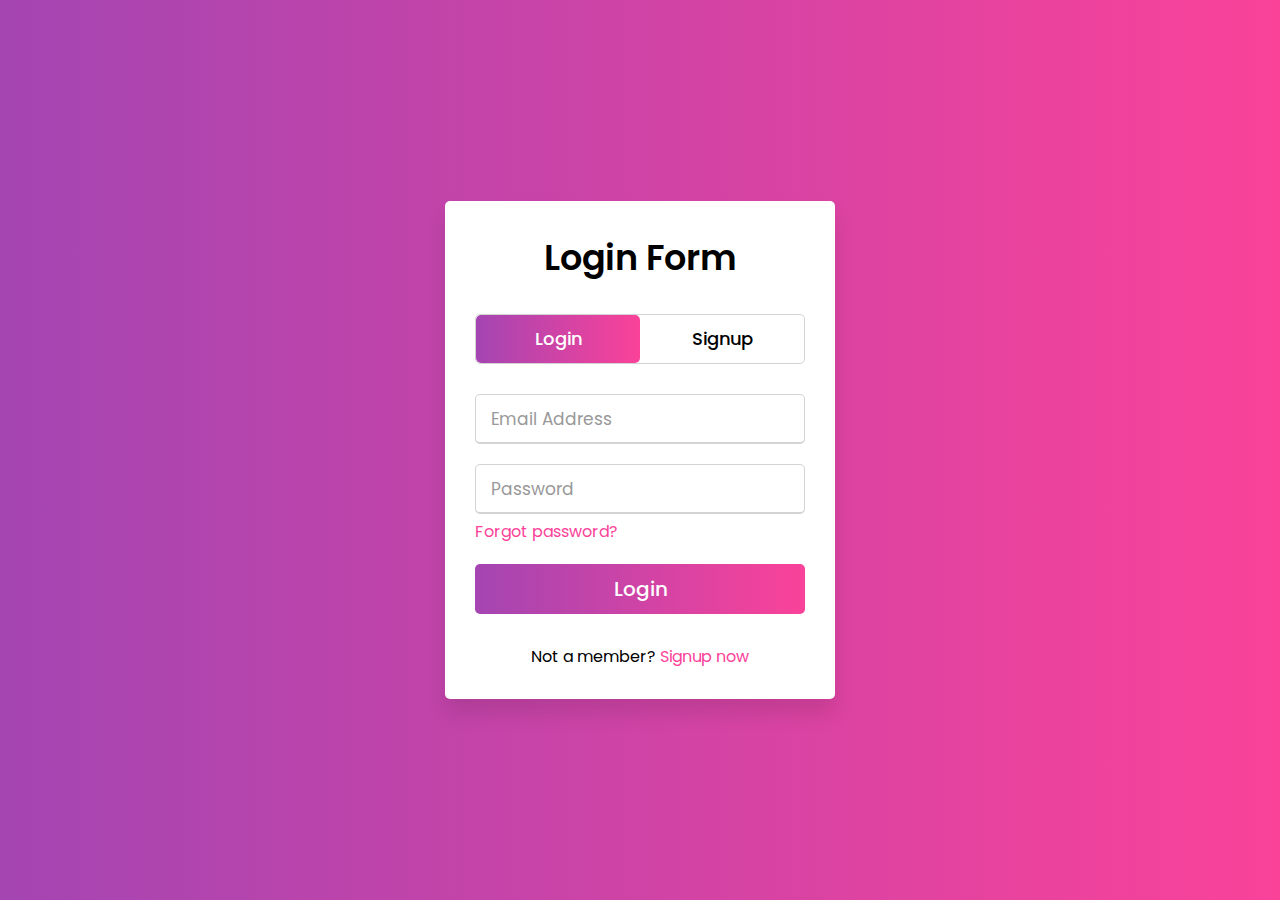
<file: login.html>
<!DOCTYPE html>
<html lang="en" dir="ltr">
   <head>
      <meta charset="utf-8">
      <title>Login and Registration Form</title>
      <link rel="stylesheet" href="login.css">
      <meta name="viewport" content="width=device-width, initial-scale=1.0">
   </head>
   <body>
      <div class="wrapper">
         <div class="title-text">
            <div class="title login">
               Login Form
            </div>
            <div class="title signup">
               Signup Form
            </div>
         </div>
         <div class="form-container">
            <div class="slide-controls">
               <input type="radio" name="slide" id="login" checked>
               <input type="radio" name="slide" id="signup">
               <label for="login" class="slide login">Login</label>
               <label for="signup" class="slide signup">Signup</label>
               <div class="slider-tab"></div>
            </div>
            <div class="form-inner">
               <form action="#" class="login">
                  <div class="field">
                     <input type="text" placeholder="Email Address" required>
                  </div>
                  <div class="field">
                     <input type="password" placeholder="Password" required>
                  </div>
                  <div class="pass-link">
                     <a href="#">Forgot password?</a>
                  </div>
                  <div class="field btn">
                     <div class="btn-layer"></div>
                     <input type="submit" value="Login">
                  </div>
                  <div class="signup-link">
                     Not a member? <a href="">Signup now</a>
                  </div>
               </form>
               <form action="#" class="signup">
                  <div class="field">
                     <input type="text" placeholder="Email Address" required>
                  </div>
                  <div class="field">
                     <input type="password" placeholder="Password" required>
                  </div>
                  <div class="field">
                     <input type="password" placeholder="Confirm password" required>
                  </div>
                  <div class="field btn">
                     <div class="btn-layer"></div>
                     <input type="submit" value="Signup">
                  </div>
               </form>
            </div>
         </div>
      </div>
      <script>
      const loginText = document.querySelector(".title-text .login");
         const loginForm = document.querySelector("form.login");
         const loginBtn = document.querySelector("label.login");
         const signupBtn = document.querySelector("label.signup");
         const signupLink = document.querySelector("form .signup-link a");
         signupBtn.onclick = (()=>{
           loginForm.style.marginLeft = "-50%";
           loginText.style.marginLeft = "-50%";
         });
         loginBtn.onclick = (()=>{
           loginForm.style.marginLeft = "0%";
           loginText.style.marginLeft = "0%";
         });
         signupLink.onclick = (()=>{
           signupBtn.click();
           return false;
         });
      </script>
      <script src="script.js"></script>
   </body>
</html>
</file>
<file: login.css>
@import url('https://fonts.googleapis.com/css?family=Poppins:400,500,600,700&display=swap');
*{
  margin: 0;
  padding: 0;
  box-sizing: border-box;
  font-family: 'Poppins', sans-serif;
}
html,body{
  display: grid;
  height: 100%;
  width: 100%;
  place-items: center;
  background: -webkit-linear-gradient(left, #a445b2, #fa4299);
}
::selection{
  background: #fa4299;
  color: #fff;
}
.wrapper{
  overflow: hidden;
  max-width: 390px;
  background: #fff;
  padding: 30px;
  border-radius: 5px;
  box-shadow: 0px 15px 20px rgba(0,0,0,0.1);
}
.wrapper .title-text{
  display: flex;
  width: 200%;
}
.wrapper .title{
  width: 50%;
  font-size: 35px;
  font-weight: 600;
  text-align: center;
  transition: all 0.6s cubic-bezier(0.68,-0.55,0.265,1.55);
}
.wrapper .slide-controls{
  position: relative;
  display: flex;
  height: 50px;
  width: 100%;
  overflow: hidden;
  margin: 30px 0 10px 0;
  justify-content: space-between;
  border: 1px solid lightgrey;
  border-radius: 5px;
}
.slide-controls .slide{
  height: 100%;
  width: 100%;
  color: #fff;
  font-size: 18px;
  font-weight: 500;
  text-align: center;
  line-height: 48px;
  cursor: pointer;
  z-index: 1;
  transition: all 0.6s ease;
}
.slide-controls label.signup{
  color: #000;
}
.slide-controls .slider-tab{
  position: absolute;
  height: 100%;
  width: 50%;
  left: 0;
  z-index: 0;
  border-radius: 5px;
  background: -webkit-linear-gradient(left, #a445b2, #fa4299);
  transition: all 0.6s cubic-bezier(0.68,-0.55,0.265,1.55);
}
input[type="radio"]{
  display: none;
}
#signup:checked ~ .slider-tab{
  left: 50%;
}
#signup:checked ~ label.signup{
  color: #fff;
  cursor: default;
  user-select: none;
}
#signup:checked ~ label.login{
  color: #000;
}
#login:checked ~ label.signup{
  color: #000;
}
#login:checked ~ label.login{
  cursor: default;
  user-select: none;
}
.wrapper .form-container{
  width: 100%;
  overflow: hidden;
}
.form-container .form-inner{
  display: flex;
  width: 200%;
}
.form-container .form-inner form{
  width: 50%;
  transition: all 0.6s cubic-bezier(0.68,-0.55,0.265,1.55);
}
.form-inner form .field{
  height: 50px;
  width: 100%;
  margin-top: 20px;
}
.form-inner form .field input{
  height: 100%;
  width: 100%;
  outline: none;
  padding-left: 15px;
  border-radius: 5px;
  border: 1px solid lightgrey;
  border-bottom-width: 2px;
  font-size: 17px;
  transition: all 0.3s ease;
}
.form-inner form .field input:focus{
  border-color: #fc83bb;
  /* box-shadow: inset 0 0 3px #fb6aae; */
}
.form-inner form .field input::placeholder{
  color: #999;
  transition: all 0.3s ease;
}
form .field input:focus::placeholder{
  color: #b3b3b3;
}
.form-inner form .pass-link{
  margin-top: 5px;
}
.form-inner form .signup-link{
  text-align: center;
  margin-top: 30px;
}
.form-inner form .pass-link a,
.form-inner form .signup-link a{
  color: #fa4299;
  text-decoration: none;
}
.form-inner form .pass-link a:hover,
.form-inner form .signup-link a:hover{
  text-decoration: underline;
}
form .btn{
  height: 50px;
  width: 100%;
  border-radius: 5px;
  position: relative;
  overflow: hidden;
}
form .btn .btn-layer{
  height: 100%;
  width: 300%;
  position: absolute;
  left: -100%;
  background: -webkit-linear-gradient(right, #a445b2, #fa4299, #a445b2, #fa4299);
  border-radius: 5px;
  transition: all 0.4s ease;;
}
form .btn:hover .btn-layer{
  left: 0;
}
form .btn input[type="submit"]{
  height: 100%;
  width: 100%;
  z-index: 1;
  position: relative;
  background: none;
  border: none;
  color: #fff;
  padding-left: 0;
  border-radius: 5px;
  font-size: 20px;
  font-weight: 500;
  cursor: pointer;
}
</file>
